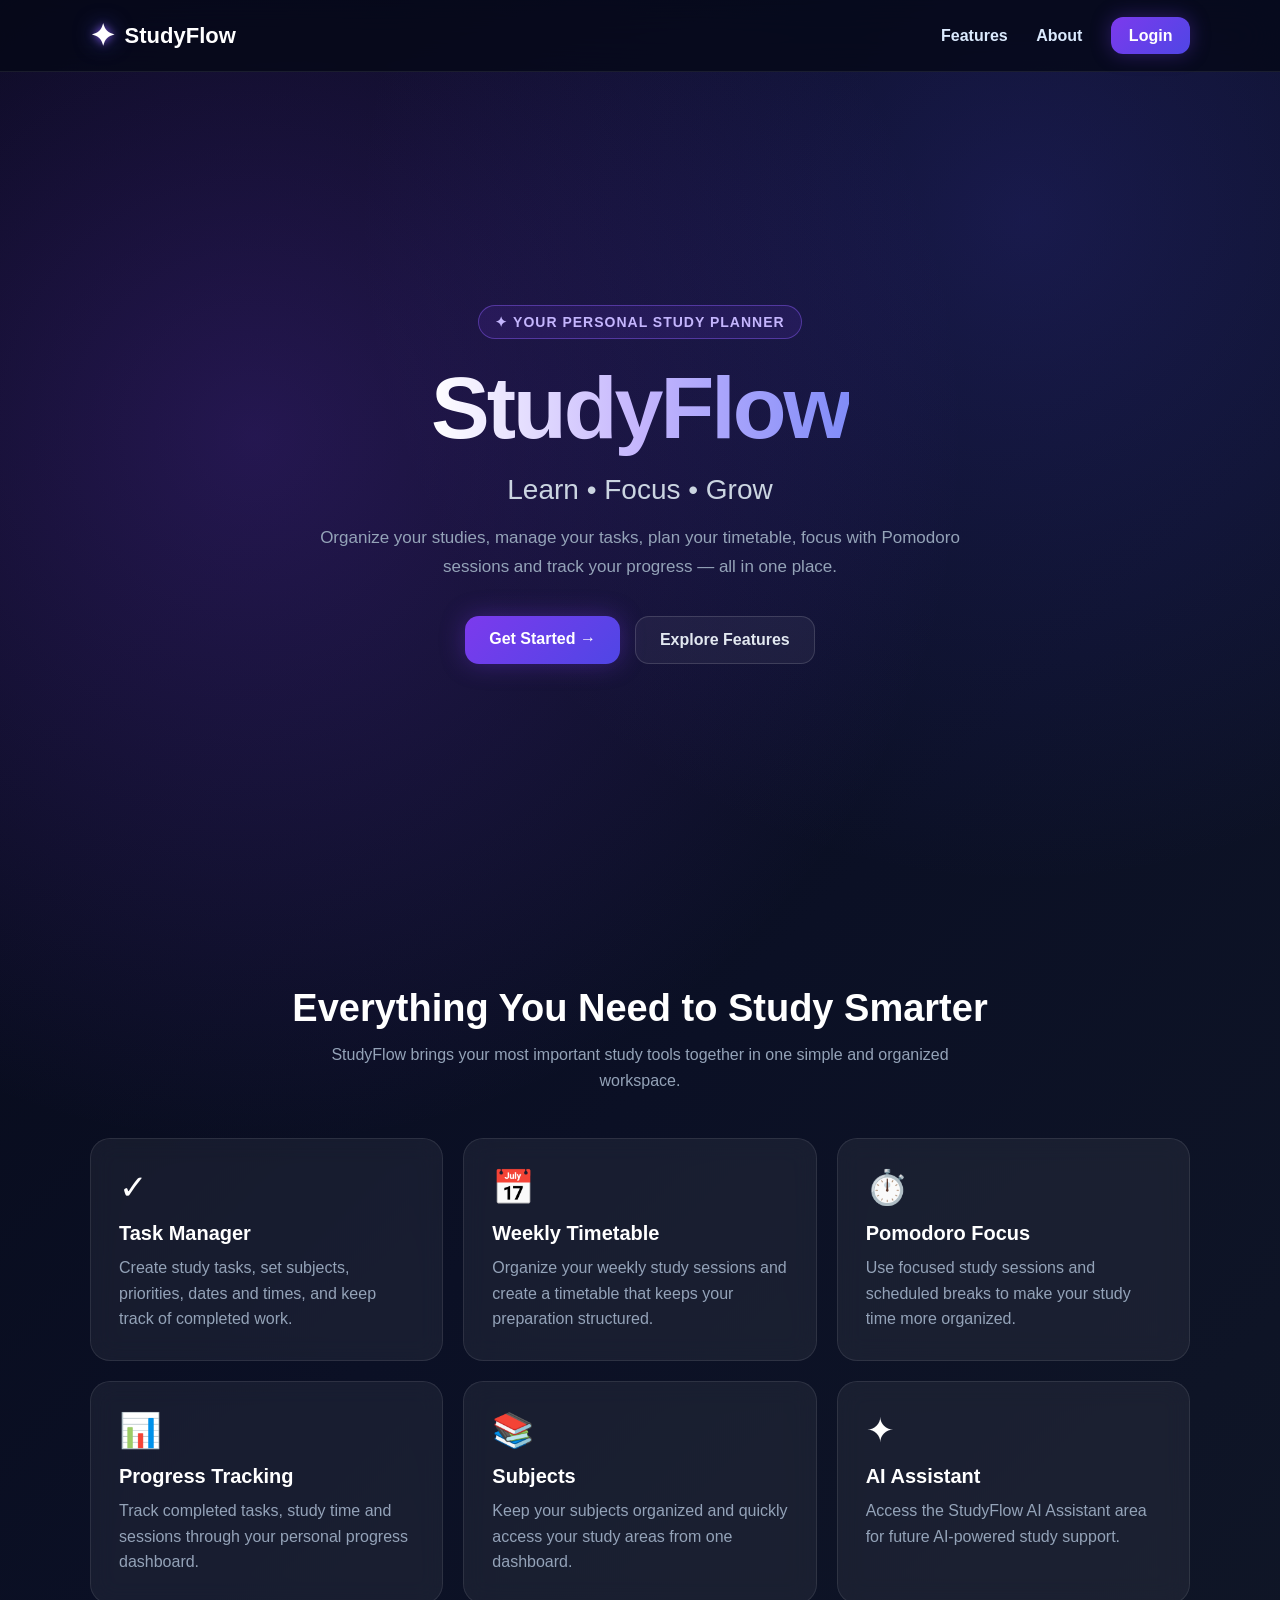
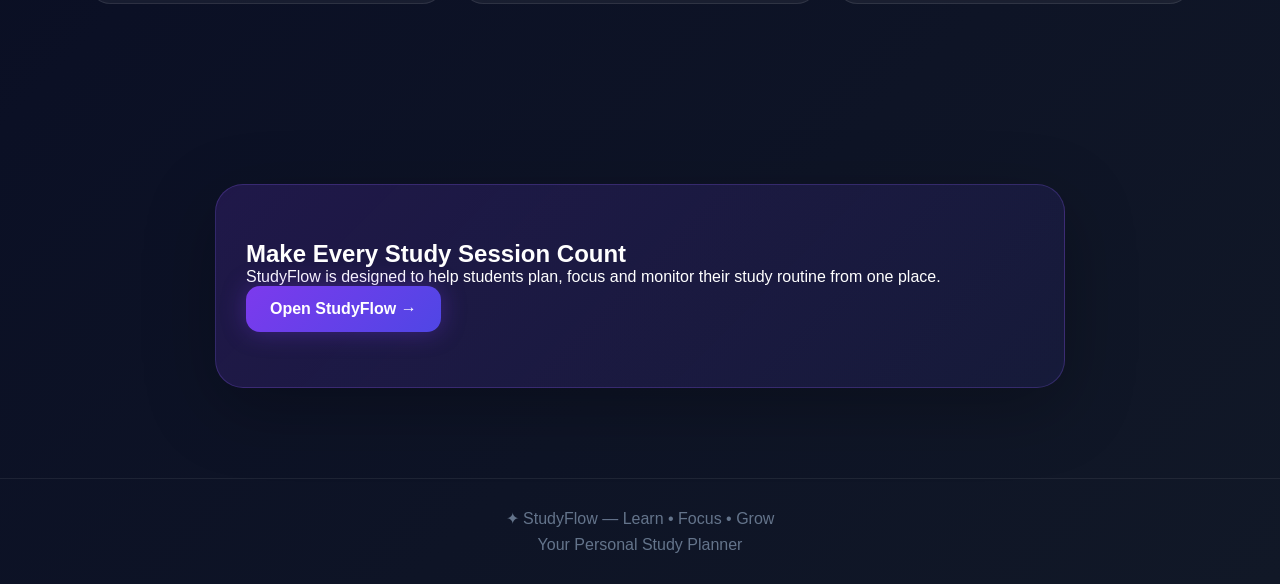
<file: home.html>
<!DOCTYPE html>
<html lang="en">
<head>
    <meta charset="UTF-8">

    <meta name="viewport" content="width=device-width, initial-scale=1.0">

    <title>StudyFlow – Personal Study Planner</title>

    <meta
        name="description"
        content="StudyFlow is a personal study planner with tasks, weekly timetable, Pomodoro focus sessions, progress tracking and study tools."
    >

    <meta
        name="keywords"
        content="StudyFlow, study planner, student planner, study timetable, Pomodoro timer, study tracker, productivity"
    >

    <meta name="author" content="StudyFlow">

    <meta name="theme-color" content="#4f46e5">

    <link rel="canonical" href="https://kaushik-kax.github.io/STUDYFLOW/home.html">

    <link rel="icon" type="image/png" href="favicon.png">

    <style>
        * {
            box-sizing: border-box;
            margin: 0;
            padding: 0;
        }

        html {
            scroll-behavior: smooth;
        }

        body {
            font-family: Arial, Helvetica, sans-serif;
            min-height: 100vh;
            color: #ffffff;
            background:
                radial-gradient(circle at 20% 20%, rgba(124, 58, 237, 0.25), transparent 35%),
                radial-gradient(circle at 80% 10%, rgba(79, 70, 229, 0.22), transparent 30%),
                linear-gradient(135deg, #050816, #0b1025 50%, #111827);
            overflow-x: hidden;
        }

        nav {
            position: sticky;
            top: 0;
            z-index: 100;
            display: flex;
            align-items: center;
            justify-content: space-between;
            padding: 18px 7%;
            background: rgba(5, 8, 22, 0.78);
            backdrop-filter: blur(18px);
            border-bottom: 1px solid rgba(255,255,255,0.08);
        }

        .brand {
            display: flex;
            align-items: center;
            gap: 10px;
            font-size: 22px;
            font-weight: 800;
        }

        .brand-symbol {
            font-size: 30px;
            color: #ffffff;
            text-shadow:
                0 0 8px rgba(139, 92, 246, 0.9),
                0 0 22px rgba(99, 102, 241, 0.7);
        }

        nav a {
            color: #dbeafe;
            text-decoration: none;
            margin-left: 24px;
            font-weight: 600;
            transition: 0.25s ease;
        }

        nav a:hover {
            color: #ffffff;
        }

        .login-btn {
            padding: 10px 18px;
            border-radius: 12px;
            background: linear-gradient(135deg, #7c3aed, #4f46e5);
            color: white !important;
            box-shadow: 0 0 20px rgba(124, 58, 237, 0.35);
        }

        .login-btn:hover {
            transform: translateY(-2px);
            box-shadow: 0 0 30px rgba(124, 58, 237, 0.55);
        }

        .hero {
            min-height: calc(100vh - 75px);
            display: flex;
            align-items: center;
            justify-content: center;
            text-align: center;
            padding: 80px 20px;
        }

        .hero-content {
            max-width: 900px;
        }

        .small-label {
            display: inline-block;
            padding: 8px 16px;
            margin-bottom: 25px;
            border: 1px solid rgba(139, 92, 246, 0.45);
            border-radius: 999px;
            background: rgba(124, 58, 237, 0.12);
            color: #c4b5fd;
            font-size: 14px;
            font-weight: 700;
            letter-spacing: 1px;
        }

        h1 {
            font-size: clamp(48px, 8vw, 88px);
            line-height: 1;
            margin-bottom: 22px;
            letter-spacing: -3px;
        }

        .gradient-text {
            background: linear-gradient(
                90deg,
                #ffffff,
                #c4b5fd,
                #818cf8
            );
            -webkit-background-clip: text;
            -webkit-text-fill-color: transparent;
            background-clip: text;
        }

        .tagline {
            font-size: clamp(20px, 3vw, 28px);
            color: #cbd5e1;
            margin-bottom: 18px;
        }

        .description {
            max-width: 700px;
            margin: 0 auto 35px;
            color: #94a3b8;
            font-size: 17px;
            line-height: 1.7;
        }

        .buttons {
            display: flex;
            justify-content: center;
            gap: 15px;
            flex-wrap: wrap;
        }

        .primary-btn,
        .secondary-btn {
            display: inline-block;
            padding: 14px 24px;
            border-radius: 14px;
            text-decoration: none;
            font-weight: 700;
            transition: 0.25s ease;
        }

        .primary-btn {
            color: white;
            background: linear-gradient(135deg, #7c3aed, #4f46e5);
            box-shadow: 0 0 25px rgba(124, 58, 237, 0.35);
        }

        .secondary-btn {
            color: #e2e8f0;
            border: 1px solid rgba(255,255,255,0.14);
            background: rgba(255,255,255,0.05);
        }

        .primary-btn:hover,
        .secondary-btn:hover {
            transform: translateY(-3px);
        }

        .features {
            padding: 90px 7%;
        }

        .section-title {
            text-align: center;
            font-size: 38px;
            margin-bottom: 12px;
        }

        .section-description {
            text-align: center;
            max-width: 650px;
            margin: 0 auto 45px;
            color: #94a3b8;
            line-height: 1.6;
        }

        .feature-grid {
            max-width: 1100px;
            margin: auto;
            display: grid;
            grid-template-columns: repeat(3, 1fr);
            gap: 20px;
        }

        .feature-card {
            padding: 28px;
            border-radius: 20px;
            background: rgba(255,255,255,0.055);
            border: 1px solid rgba(255,255,255,0.09);
            backdrop-filter: blur(12px);
            transition: 0.3s ease;
        }

        .feature-card:hover {
            transform: translateY(-6px);
            border-color: rgba(139, 92, 246, 0.4);
            box-shadow: 0 15px 40px rgba(0,0,0,0.25);
        }

        .feature-icon {
            font-size: 34px;
            margin-bottom: 15px;
        }

        .feature-card h3 {
            margin-bottom: 10px;
            font-size: 20px;
        }

        .feature-card p {
            color: #94a3b8;
            line-height: 1.6;
        }

        .cta {
            padding: 80px 20px;
            text-align: center;
        }

        .cta-box {
            max-width: 850px;
            margin: auto;
            padding: 55px 30px;
            border-radius: 28px;
            background:
                linear-gradient(
                    135deg,
                    rgba(124,58,237,0.18),
                    rgba(79,70,229,0.10)
                );
            border: 1px solid rgba(139,92,246,0.25);
            box-shadow: 0 20px 70px rgba(0,0,0,0.25);
        }

        .cta h2 {
            font-size: 38px;
            margin-bottom: 15px;
        }

        .cta p {
            color: #94a3b8;
            margin-bottom: 28px;
        }

        footer {
            padding: 30px 20px;
            text-align: center;
            border-top: 1px solid rgba(255,255,255,0.07);
            color: #64748b;
        }

        @media (max-width: 800px) {
            nav {
                padding: 15px 20px;
            }

            nav .links {
                display: none;
            }

            .feature-grid {
                grid-template-columns: 1fr;
            }

            h1 {
                letter-spacing: -2px;
            }
        }
    </style>

    <!-- Basic site information for search engines -->
    <script type="application/ld+json">
    {
        "@context": "https://schema.org",
        "@type": "WebSite",
        "name": "StudyFlow",
        "url": "https://kaushik-kax.github.io/STUDYFLOW/",
        "description": "A personal study planner for students with tasks, timetable, Pomodoro sessions and progress tracking."
    }
    </script>
</head>

<body>

    <nav>
        <div class="brand">
            <span class="brand-symbol">✦</span>
            <span>StudyFlow</span>
        </div>

        <div class="links">
            <a href="#features">Features</a>
            <a href="#about">About</a>
            <a href="login.html" class="login-btn">Login</a>
        </div>
    </nav>

    <main>

        <section class="hero">

            <div class="hero-content">

                <div class="small-label">
                    ✦ YOUR PERSONAL STUDY PLANNER
                </div>

                <h1>
                    <span class="gradient-text">StudyFlow</span>
                </h1>

                <p class="tagline">
                    Learn • Focus • Grow
                </p>

                <p class="description">
                    Organize your studies, manage your tasks, plan your
                    timetable, focus with Pomodoro sessions and track your
                    progress — all in one place.
                </p>

                <div class="buttons">
                    <a href="login.html" class="primary-btn">
                        Get Started →
                    </a>

                    <a href="#features" class="secondary-btn">
                        Explore Features
                    </a>
                </div>

            </div>

        </section>


        <section class="features" id="features">

            <h2 class="section-title">
                Everything You Need to Study Smarter
            </h2>

            <p class="section-description">
                StudyFlow brings your most important study tools together
                in one simple and organized workspace.
            </p>

            <div class="feature-grid">

                <div class="feature-card">
                    <div class="feature-icon">✓</div>
                    <h3>Task Manager</h3>
                    <p>
                        Create study tasks, set subjects, priorities,
                        dates and times, and keep track of completed work.
                    </p>
                </div>

                <div class="feature-card">
                    <div class="feature-icon">📅</div>
                    <h3>Weekly Timetable</h3>
                    <p>
                        Organize your weekly study sessions and create
                        a timetable that keeps your preparation structured.
                    </p>
                </div>

                <div class="feature-card">
                    <div class="feature-icon">⏱️</div>
                    <h3>Pomodoro Focus</h3>
                    <p>
                        Use focused study sessions and scheduled breaks
                        to make your study time more organized.
                    </p>
                </div>

                <div class="feature-card">
                    <div class="feature-icon">📊</div>
                    <h3>Progress Tracking</h3>
                    <p>
                        Track completed tasks, study time and sessions
                        through your personal progress dashboard.
                    </p>
                </div>

                <div class="feature-card">
                    <div class="feature-icon">📚</div>
                    <h3>Subjects</h3>
                    <p>
                        Keep your subjects organized and quickly access
                        your study areas from one dashboard.
                    </p>
                </div>

                <div class="feature-card">
                    <div class="feature-icon">✦</div>
                    <h3>AI Assistant</h3>
                    <p>
                        Access the StudyFlow AI Assistant area for
                        future AI-powered study support.
                    </p>
                </div>

            </div>

        </section>


        <section class="features" id="about">

            <div class="cta-box">

                <h2>
                    Make Every Study Session Count
                </h2>

                <p>
                    StudyFlow is designed to help students plan,
                    focus and monitor their study routine from one place.
                </p>

                <a href="login.html" class="primary-btn">
                    Open StudyFlow →
                </a>

            </div>

        </section>

    </main>


    <footer>
        <p>✦ StudyFlow — Learn • Focus • Grow</p>
        <p style="margin-top:8px;">
            Your Personal Study Planner
        </p>
    </footer>

</body>
</html>
</file>
